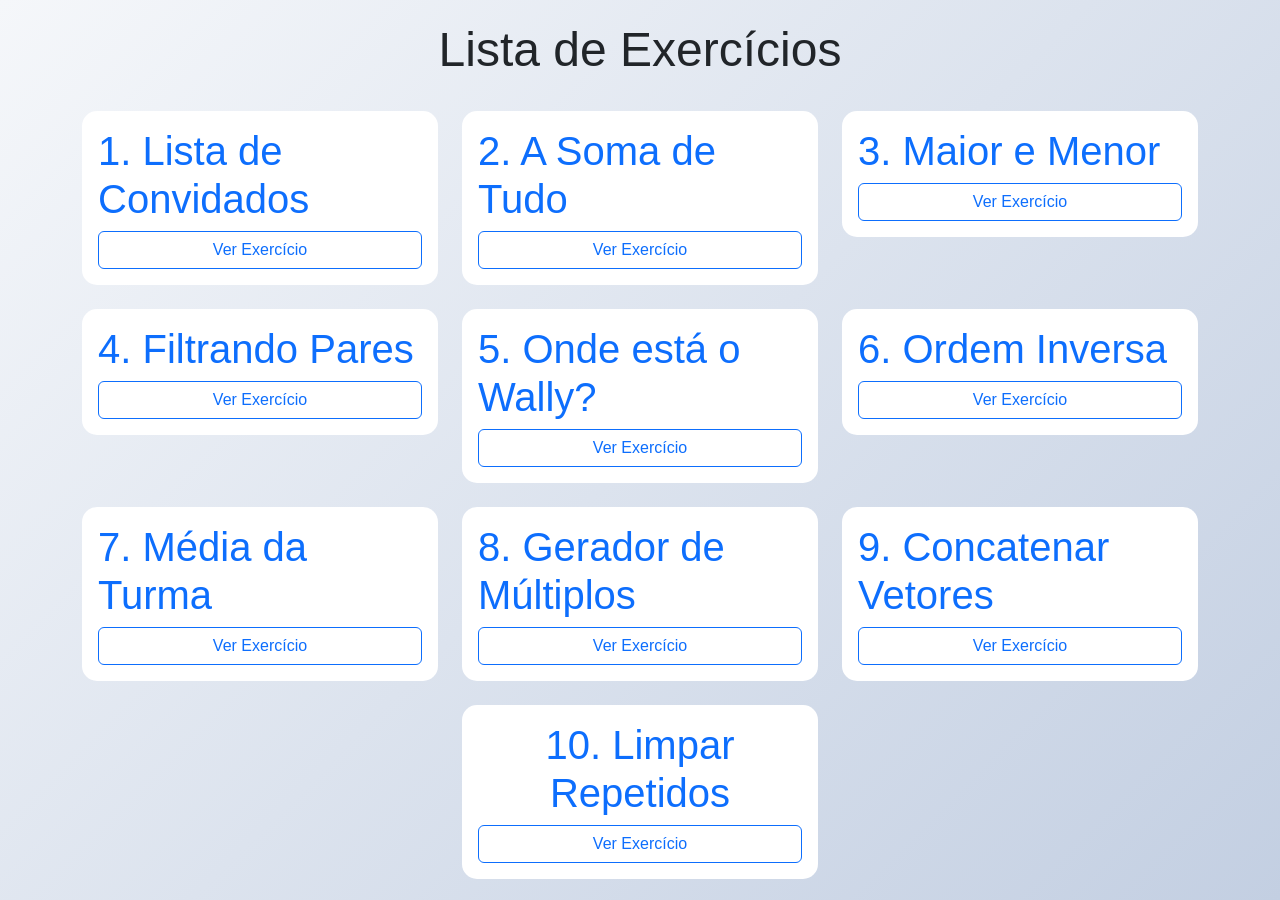
<file: index.html>
<!DOCTYPE html>
<html lang="pt-br">
<head>
    <meta charset="UTF-8">
    <meta name="viewport" content="width=device-width, initial-scale=1.0">
    <title>Exercícios de JavaScript - Vetores</title>
    <link href="https://cdn.jsdelivr.net/npm/bootstrap@5.3.0/dist/css/bootstrap.min.css" rel="stylesheet">
    <link rel="stylesheet" href="style.css">
</head>
<body>
<br><br><br>
    <div class="container">
        <div class="row text-center mb-4">
            <div class="col">
                <h1 class="display-5">Lista de Exercícios</h1>
            </div>
        </div>

        <div class="row g-4">
            <div class="col-md-4 col-sm-6">
                <div class="card exercise-card border-0">
                    <div class="card-body">
                        <h1 class="card-title text-primary">1. Lista de Convidados</h1>
                        <a href="ex1.html" class="btn btn-outline-primary w-100">Ver Exercício</a>
                    </div>
                </div>
            </div>

            <div class="col-md-4 col-sm-6">
                <div class="card exercise-card border-0">
                    <div class="card-body">
                        <h1 class="card-title text-primary">2. A Soma de Tudo</h1>
                        <a href="ex2.html" class="btn btn-outline-primary w-100">Ver Exercício</a>
                    </div>
                </div>
            </div>

            <div class="col-md-4 col-sm-6">
                <div class="card exercise-card border-0">
                    <div class="card-body">
                        <h1 class="card-title text-primary">3. Maior e Menor</h1>
                        <a href="ex3.html" class="btn btn-outline-primary w-100">Ver Exercício</a>
                    </div>
                </div>
            </div>

            <div class="col-md-4 col-sm-6">
                <div class="card exercise-card border-0">
                    <div class="card-body">
                        <h1 class="card-title text-primary">4. Filtrando Pares</h1>
                        <a href="ex4.html" class="btn btn-outline-primary w-100">Ver Exercício</a>
                    </div>
                </div>
            </div>

            <div class="col-md-4 col-sm-6">
                <div class="card exercise-card border-0">
                    <div class="card-body">
                        <h1 class="card-title text-primary">5. Onde está o Wally?</h1>
                        <a href="ex5.html" class="btn btn-outline-primary w-100">Ver Exercício</a>
                    </div>
                </div>
            </div>

            <div class="col-md-4 col-sm-6">
                <div class="card exercise-card border-0">
                    <div class="card-body">
                        <h1 class="card-title text-primary">6. Ordem Inversa</h1>
                        <a href="ex6.html" class="btn btn-outline-primary w-100">Ver Exercício</a>
                    </div>
                </div>
            </div>

            <div class="col-md-4 col-sm-6">
                <div class="card exercise-card border-0">
                    <div class="card-body">
                        <h1 class="card-title text-primary">7. Média da Turma</h1>
                        <a href="ex7.html" class="btn btn-outline-primary w-100">Ver Exercício</a>
                    </div>
                </div>
            </div>

            <div class="col-md-4 col-sm-6">
                <div class="card exercise-card border-0">
                    <div class="card-body">
                        <h1 class="card-title text-primary">8. Gerador de Múltiplos</h1>
                        <a href="ex8.html" class="btn btn-outline-primary w-100">Ver Exercício</a>
                    </div>
                </div>
            </div>

            <div class="col-md-4 col-sm-6">
                <div class="card exercise-card border-0">
                    <div class="card-body">
                        <h1 class="card-title text-primary">9. Concatenar Vetores</h1>
                        <a href="ex9.html" class="btn btn-outline-primary w-100">Ver Exercício</a>
                    </div>
                </div>
            </div>

            <div class="col-md-4 col-sm-6 offset-md-4">
                <div class="card exercise-card border-0">
                    <div class="card-body text-center">
                        <h1 class="card-title text-primary">10. Limpar Repetidos</h1>
                        <a href="ex10.html" class="btn btn-outline-primary w-100">Ver Exercício</a>
                    </div>
                </div>
            </div>

        </div>

    </div>
    <br>
    <br>
    <br>

    <script src="https://cdn.jsdelivr.net/npm/bootstrap@5.3.0/dist/js/bootstrap.bundle.min.js"></script>
</body>
</html>
</file>
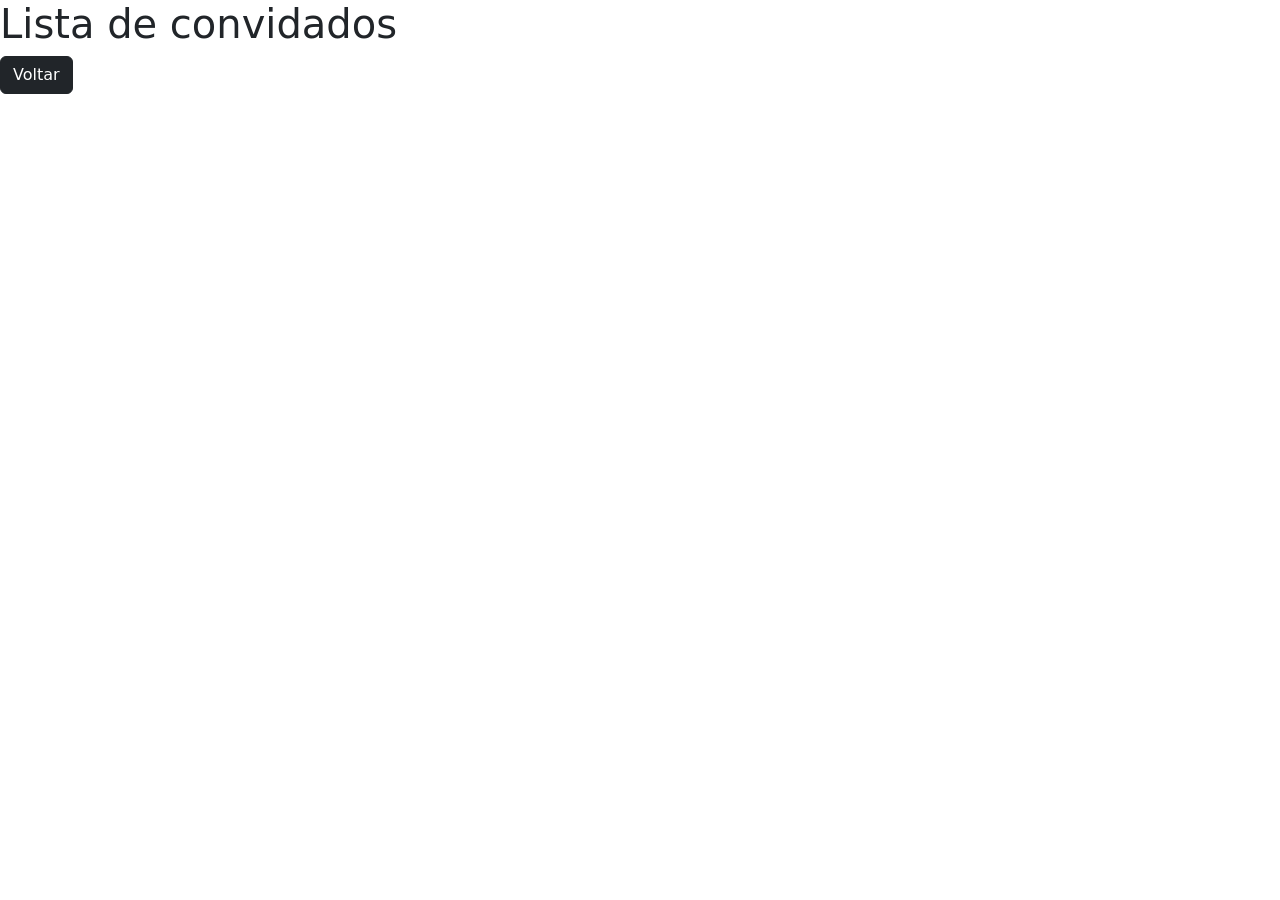
<file: ex1.html>
<!DOCTYPE html>
<html lang="en">
<head>
    <meta charset="UTF-8">
    <meta name="viewport" content="width=device-width, initial-scale=1.0">
    <link href="https://cdn.jsdelivr.net/npm/bootstrap@5.3.8/dist/css/bootstrap.min.css" rel="stylesheet" integrity="sha384-sRIl4kxILFvY47J16cr9ZwB07vP4J8+LH7qKQnuqkuIAvNWLzeN8tE5YBujZqJLB" crossorigin="anonymous">
    <title>Exercício 1</title>
</head>
<body>
    <script>
    let amigos = ["Beatriz", "Renato", "Carla", "Diego", "Eduarda"];

    for (let i = 0; i < amigos.length; i++) {
    alert(amigos[i]);
}</script>
<h1>Lista de convidados</h1>
<a href="index.html"><button type="button" class="btn btn-dark">Voltar</button></a>
</body>
</html>
</file>
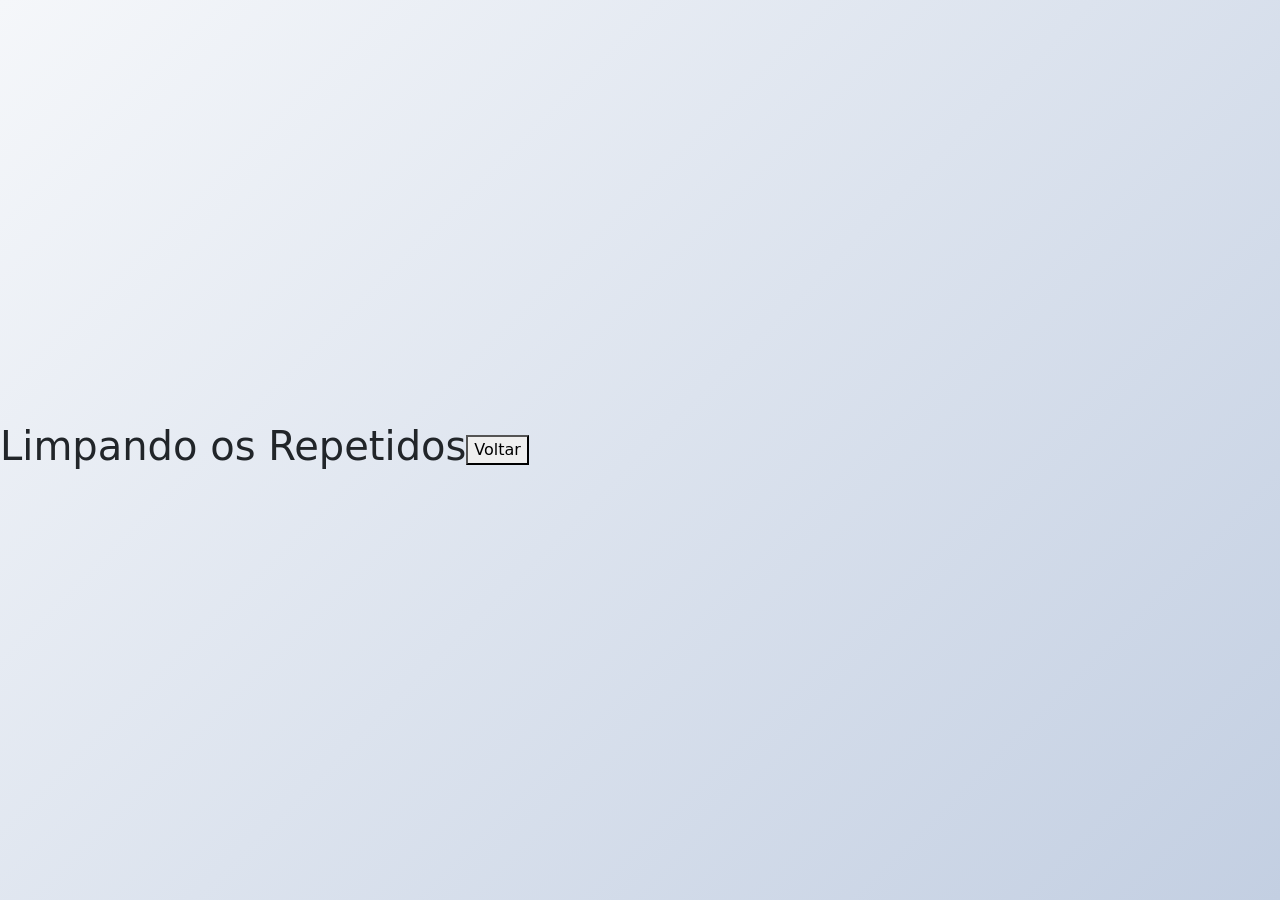
<file: ex10.html>
<!DOCTYPE html>
<html lang="pt-br">
<head>
    <meta charset="UTF-8">
    <link rel="stylesheet" href="style.css">
    <link href="https://cdn.jsdelivr.net/npm/bootstrap@5.3.8/dist/css/bootstrap.min.css" rel="stylesheet" integrity="sha384-sRIl4kxILFvY47J16cr9ZwB07vP4J8+LH7qKQnuqkuIAvNWLzeN8tE5YBujZqJLB" crossorigin="anonymous">
    <title>Limpando Repetidos</title>
</head>
<body>
    <script>
        let original = [1, 2, 2, 3, 4, 4, 4, 5];
        let limpo = [];

        for (let i = 0; i < original.length; i++) {
            if (!limpo.includes(original[i])) {
                limpo.push(original[i]);
            }
        }

        alert("Original: " + original.join(", ") + "\nSem repetidos: " + limpo.join(", "));
    </script>
    <h1>Limpando os Repetidos</h1>
    <a href="index.html"><button>Voltar</button></a>
</body>
</html>
</file>
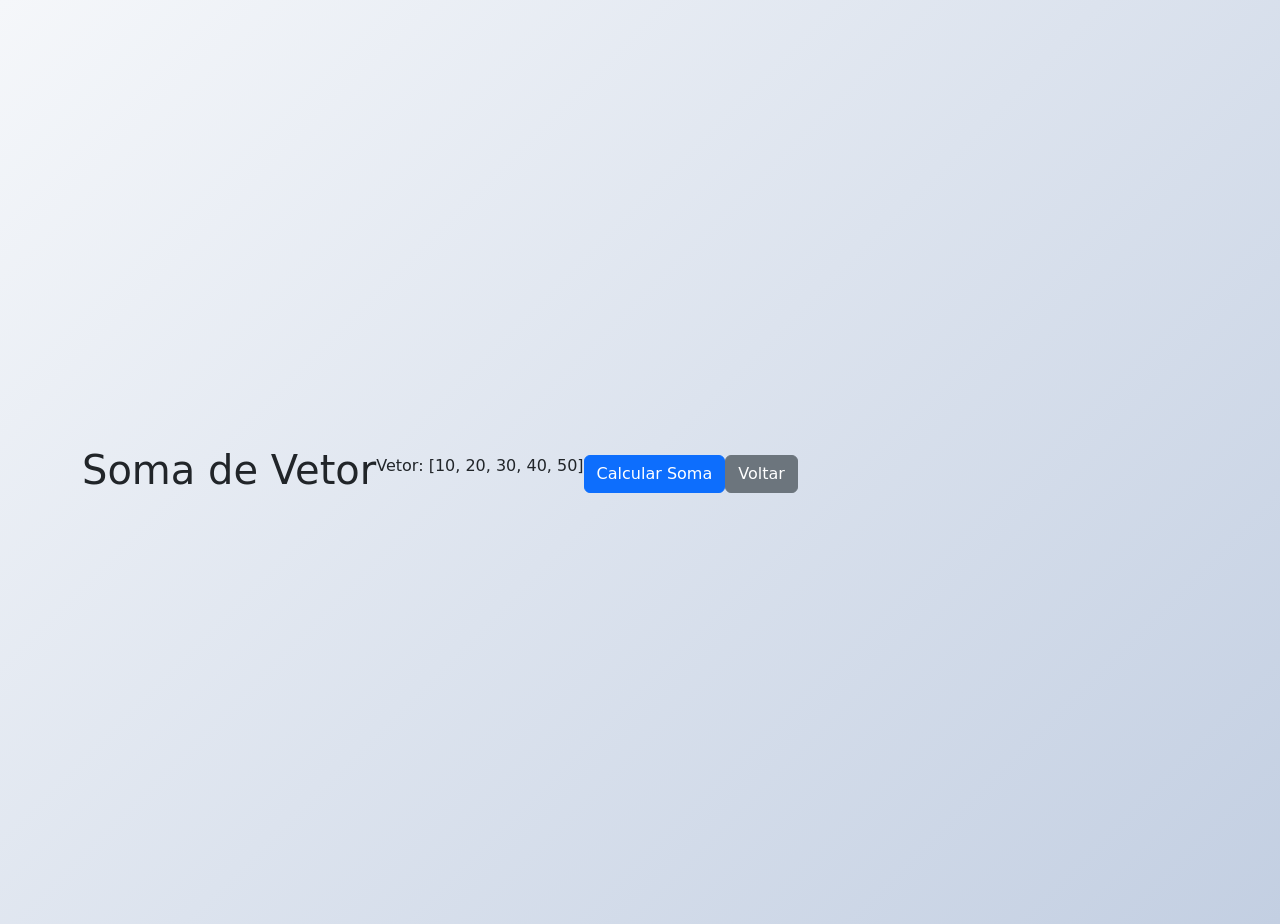
<file: ex2.html>
<!DOCTYPE html>
<html lang="pt-br">
<head>
    <meta charset="UTF-8">
    <link rel="stylesheet" href="style.css">
    <link href="https://cdn.jsdelivr.net/npm/bootstrap@5.3.8/dist/css/bootstrap.min.css" rel="stylesheet" integrity="sha384-sRIl4kxILFvY47J16cr9ZwB07vP4J8+LH7qKQnuqkuIAvNWLzeN8tE5YBujZqJLB" crossorigin="anonymous">
    <title>Exercício 2</title>
</head>
<body class="container mt-4">
    <h1>Soma de Vetor</h1>
    <p>Vetor: [10, 20, 30, 40, 50]</p>
    <button onclick="somar()" class="btn btn-primary">Calcular Soma</button>
    <p id="res" class="mt-3"></p>
    <a href="index.html" class="btn btn-secondary">Voltar</a>

    <script>
        function somar() {
            let nums = [10, 20, 30, 40, 50];
            let soma = 0;
            for (let n of nums) soma += n;
            document.getElementById("res").innerText = "Resultado: " + soma;
        }
    </script>
</body>
</html>
</file>
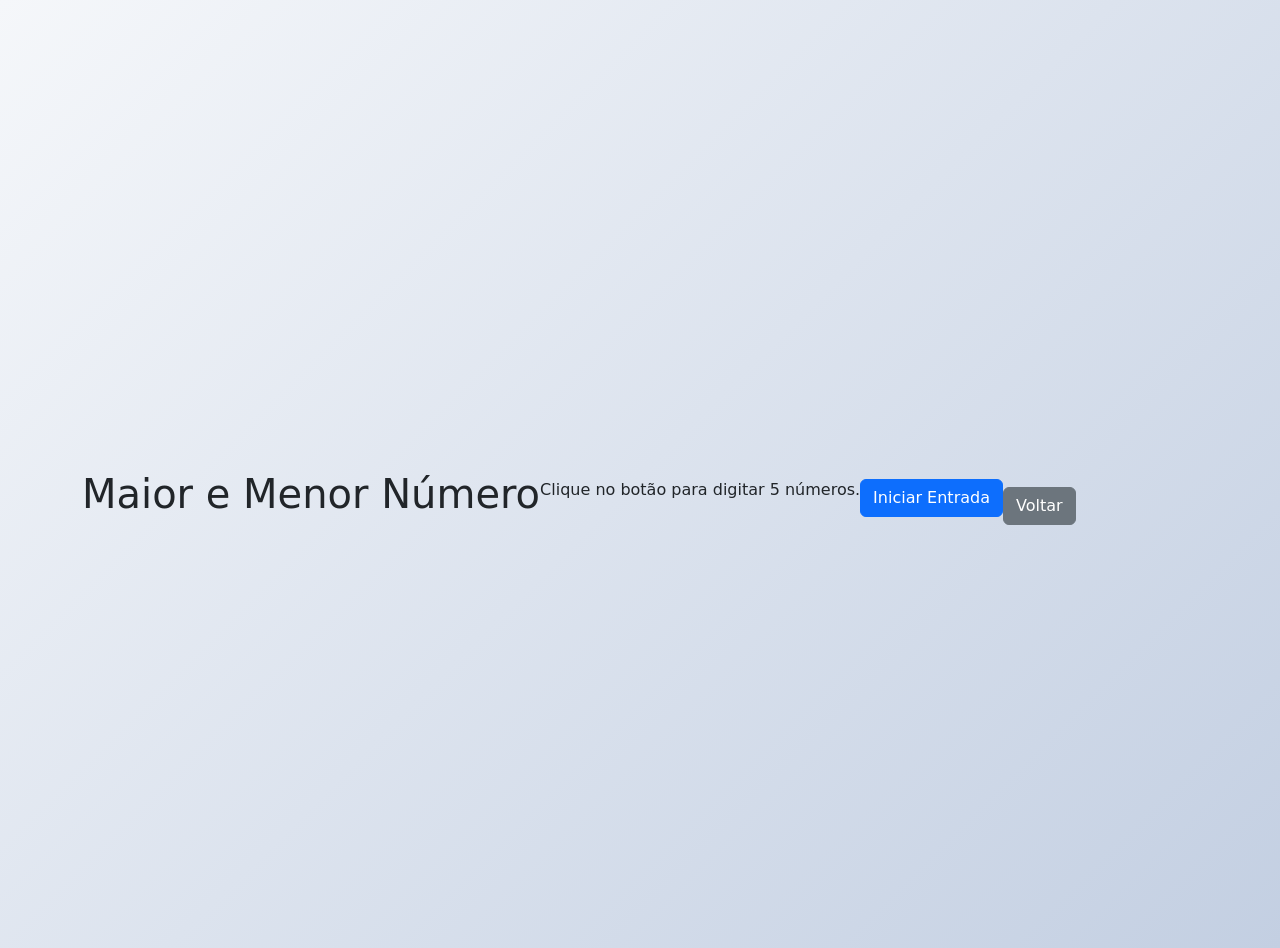
<file: ex3.html>
<!DOCTYPE html>
<html lang="pt-br">
<head>
    <meta charset="UTF-8">
    <link rel="stylesheet" href="style.css">
    <link href="https://cdn.jsdelivr.net/npm/bootstrap@5.3.8/dist/css/bootstrap.min.css" rel="stylesheet" integrity="sha384-sRIl4kxILFvY47J16cr9ZwB07vP4J8+LH7qKQnuqkuIAvNWLzeN8tE5YBujZqJLB" crossorigin="anonymous">
    <title>Exercício 3</title>
</head>
<body class="container mt-5">
    <h1>Maior e Menor Número</h1>
    <p>Clique no botão para digitar 5 números.</p>
    
    <button onclick="descobrirValores()" class="btn btn-primary">Iniciar Entrada</button>
    
    <div class="mt-4">
        <p id="exibirVetor"></p>
        <p id="resultadoMaior" class="text-danger h5"></p>
        <p id="resultadoMenor" class="text-primary h5"></p>
    </div>

    <a href="index.html" class="btn btn-secondary mt-3">Voltar</a>

    <script>
        function descobrirValores() {
            let vetor = [];
            
            for (let i = 0; i < 5; i++) {
                let entrada = prompt("Digite o número " + (i + 1) + ":");
                vetor.push(Number(entrada));
            }

            let maior = vetor[0];
            let menor = vetor[0];

            for (let i = 0; i < vetor.length; i++) {
                if (vetor[i] > maior) {
                    maior = vetor[i];
                }
                if (vetor[i] < menor) {
                    menor = vetor[i];
                }
            }

            document.getElementById("exibirVetor").innerText = "Números digitados: " + vetor;
            document.getElementById("resultadoMaior").innerText = "O maior é: " + maior;
            document.getElementById("resultadoMenor").innerText = "O menor é: " + menor;
        }
    </script>
</body>
</html>
</file>
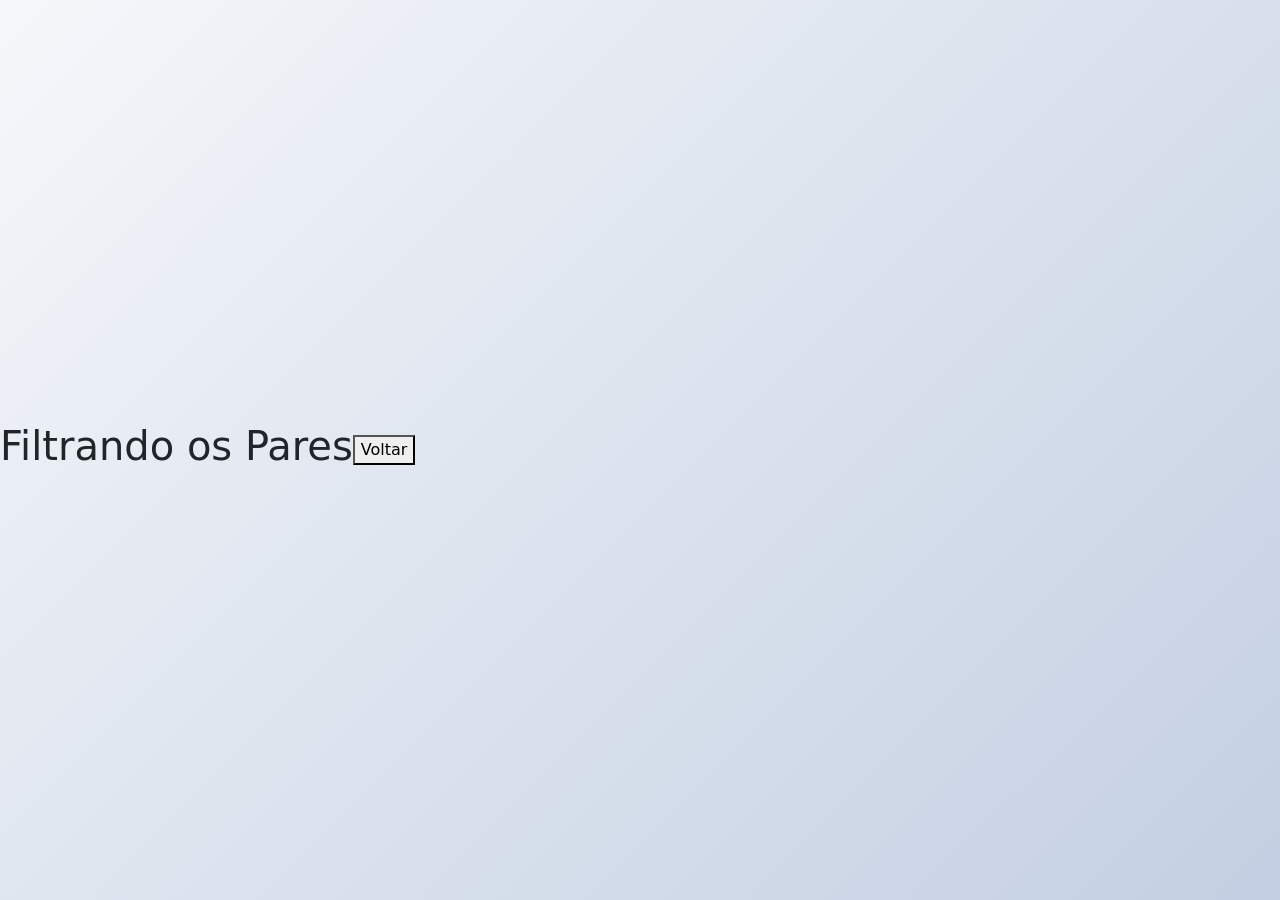
<file: ex4.html>
<!DOCTYPE html>
<html lang="pt-br">
<head>
    <meta charset="UTF-8">
    <link rel="stylesheet" href="style.css">
    <link href="https://cdn.jsdelivr.net/npm/bootstrap@5.3.8/dist/css/bootstrap.min.css" rel="stylesheet" integrity="sha384-sRIl4kxILFvY47J16cr9ZwB07vP4J8+LH7qKQnuqkuIAvNWLzeN8tE5YBujZqJLB" crossorigin="anonymous">
    <title>Filtrando Pares</title>
</head>
<body>
    <script>
        let numeros = [];
        let pares = [];

        for (let i = 0; i < 10; i++) {
            let n = Math.floor(Math.random() * 100) + 1; // Gera números aleatórios de 1 a 100
            numeros.push(n);
            
            // Verifica se é par
            if (n % 2 === 0) {
                pares.push(n);
            }
        }

        alert(`Vetor Original: ${numeros.join(", ")}\nNúmeros Pares: ${pares.join(", ")}`);
    </script>
    <h1>Filtrando os Pares</h1>
    <a href="index.html"><button>Voltar</button></a>
</body>
</html>
</file>
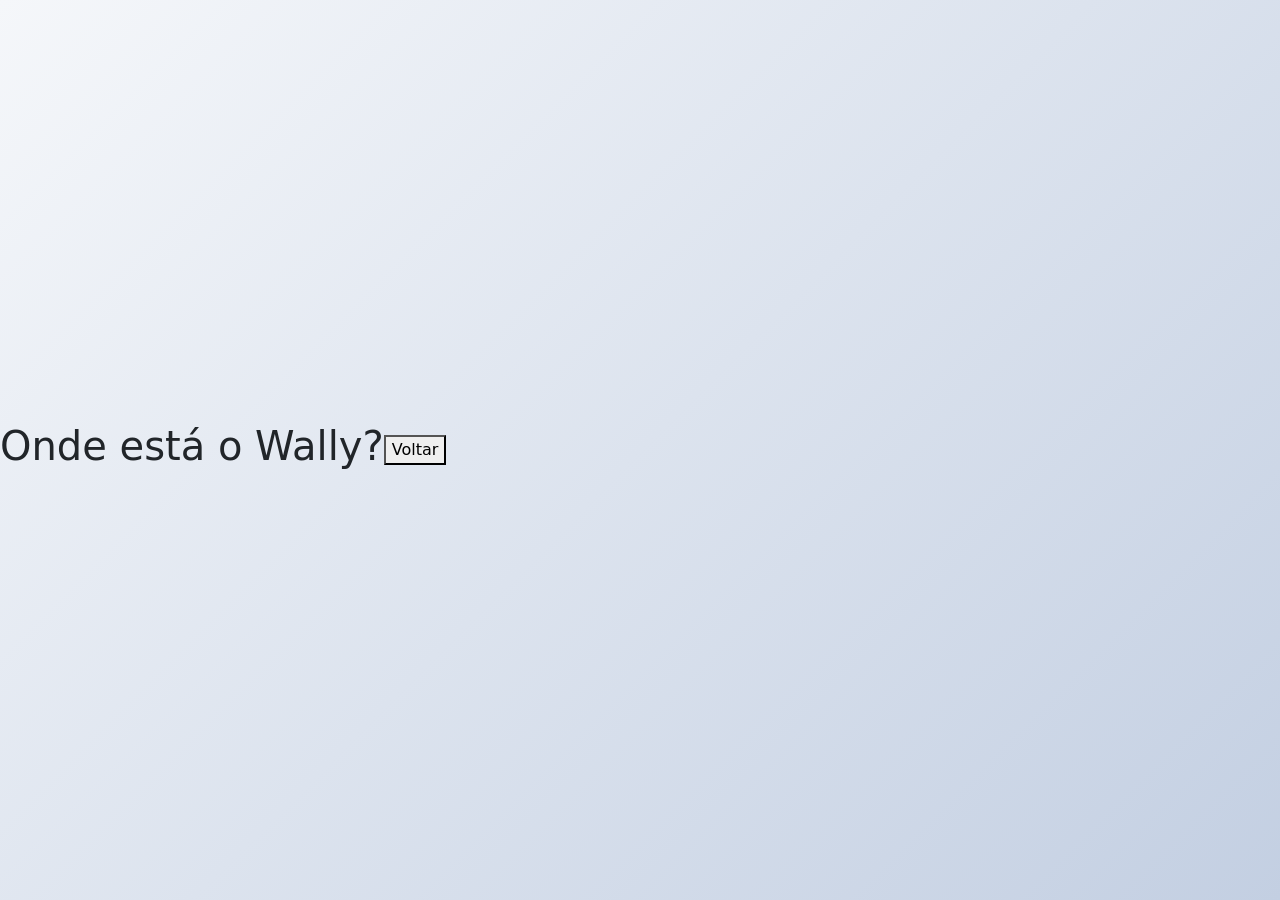
<file: ex5.html>
<!DOCTYPE html>
<html lang="pt-br">
<head>
    <meta charset="UTF-8">
    <link rel="stylesheet" href="style.css">
    <link href="https://cdn.jsdelivr.net/npm/bootstrap@5.3.8/dist/css/bootstrap.min.css" rel="stylesheet" integrity="sha384-sRIl4kxILFvY47J16cr9ZwB07vP4J8+LH7qKQnuqkuIAvNWLzeN8tE5YBujZqJLB" crossorigin="anonymous">
    <title>Busca de Frutas</title>
</head>
<body>
    <script>
        let frutas = ["Maçã", "Banana", "Morango", "Uva", "Abacaxi"];
        let busca = prompt("Qual fruta você deseja buscar?");
        
        // indexOf retorna -1 se não encontrar o item
        let posicao = frutas.indexOf(busca);

        if (posicao !== -1) {
            alert(`A fruta "${busca}" foi encontrada na posição (índice): ${posicao}`);
        } else {
            alert("Fruta não encontrada");
        }
    </script>
    <h1>Onde está o Wally?</h1>
    <a href="index.html"><button>Voltar</button></a>
</body>
</html>
</file>
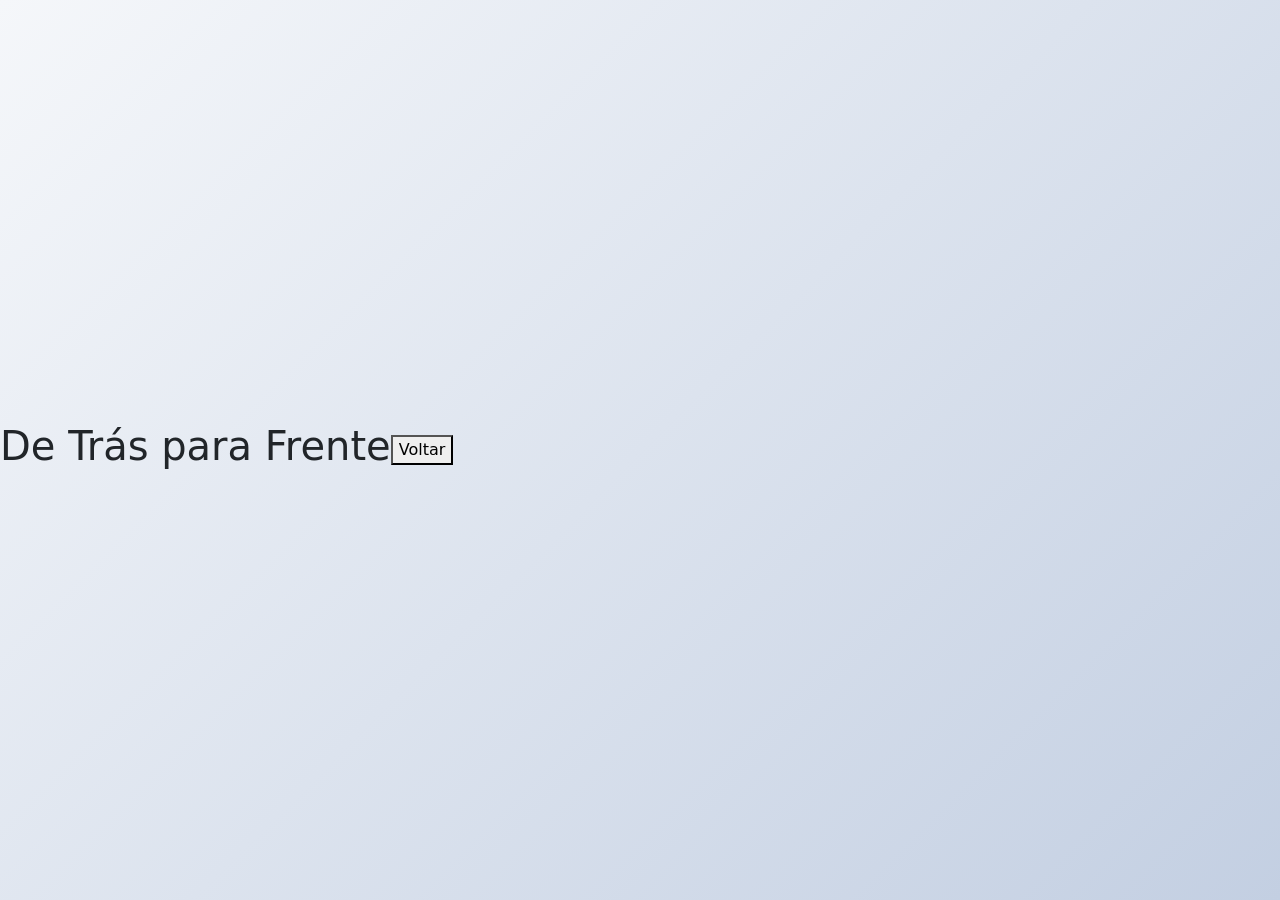
<file: ex6.html>
<!DOCTYPE html>
<html lang="pt-br">
<head>
    <meta charset="UTF-8">
    <link rel="stylesheet" href="style.css">
    <link href="https://cdn.jsdelivr.net/npm/bootstrap@5.3.8/dist/css/bootstrap.min.css" rel="stylesheet" integrity="sha384-sRIl4kxILFvY47J16cr9ZwB07vP4J8+LH7qKQnuqkuIAvNWLzeN8tE5YBujZqJLB" crossorigin="anonymous">
    <title>De Trás para Frente</title>
</head>
<body>
    <script>
        let numeros = [];
        for (let i = 0; i < 5; i++) {
            numeros.push(parseInt(prompt(`Digite o ${i+1}º número:`)));
        }

        let resultado = "Ordem inversa: ";
        // Laço reverso: começa no último índice e vai até 0
        for (let i = numeros.length - 1; i >= 0; i--) {
            resultado += numeros[i] + " ";
        }

        alert(resultado);
    </script>
    <h1>De Trás para Frente</h1>
    <a href="index.html"><button>Voltar</button></a>
</body>
</html>
</file>
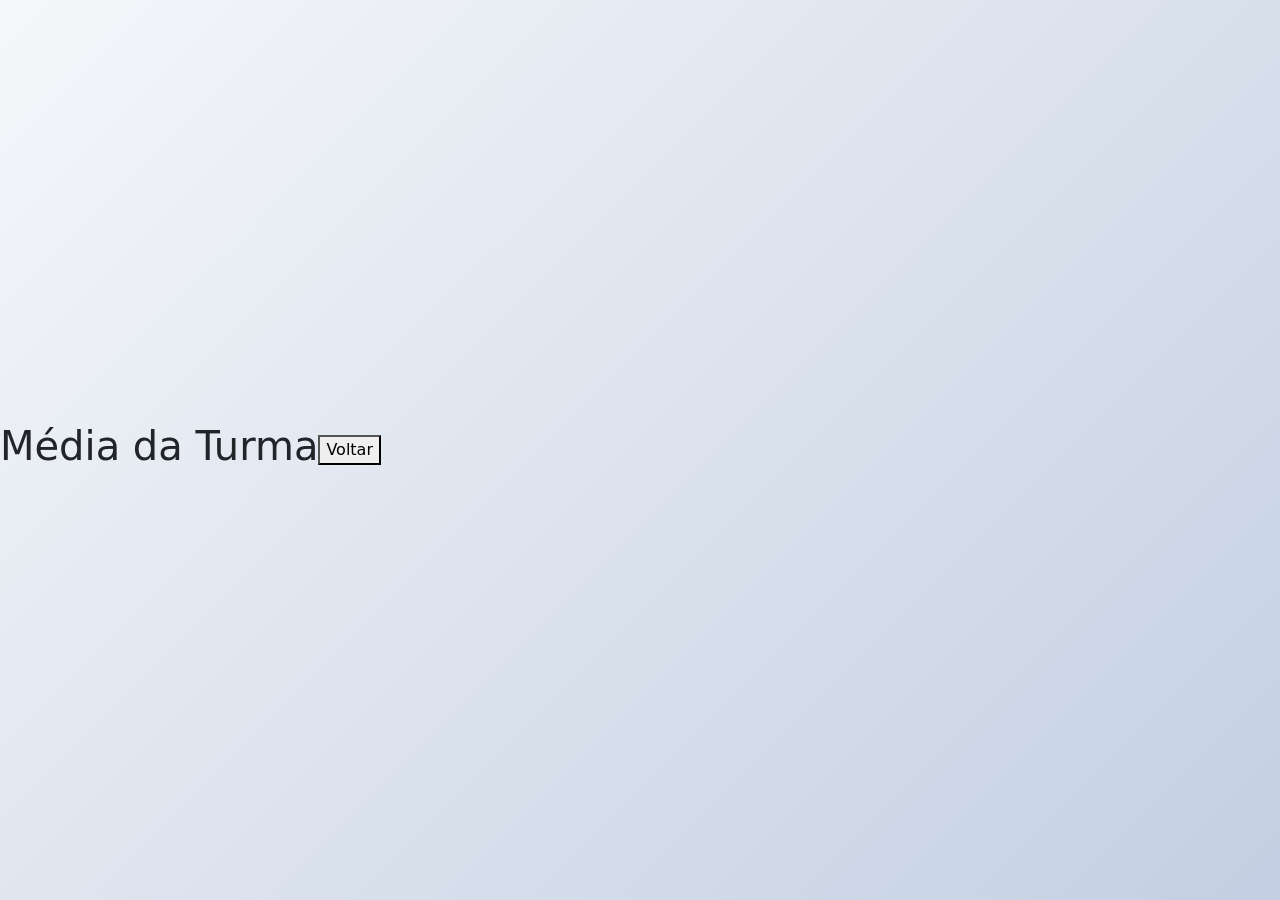
<file: ex7.html>
<!DOCTYPE html>
<html lang="pt-br">
<head>
    <meta charset="UTF-8">
    <link rel="stylesheet" href="style.css">
    <link href="https://cdn.jsdelivr.net/npm/bootstrap@5.3.8/dist/css/bootstrap.min.css" rel="stylesheet" integrity="sha384-sRIl4kxILFvY47J16cr9ZwB07vP4J8+LH7qKQnuqkuIAvNWLzeN8tE5YBujZqJLB" crossorigin="anonymous">
    <title>Média da Turma</title>
</head>
<body>
    <script>
        let notas = [];
        let soma = 0;

        for (let i = 0; i < 5; i++) {
            let nota = parseFloat(prompt(`Nota do aluno ${i+1}:`));
            notas.push(nota);
            soma += nota;
        }

        let media = soma / notas.length;
        let acimaDaMedia = 0;

        for (let i = 0; i < notas.length; i++) {
            if (notas[i] > media) {
                acimaDaMedia++;
            }
        }

        alert(`Média Geral: ${media.toFixed(2)}\nAlunos acima da média: ${acimaDaMedia}`);
    </script>
    <h1>Média da Turma</h1>
    <a href="index.html"><button>Voltar</button></a>
</body>
</html>
</file>
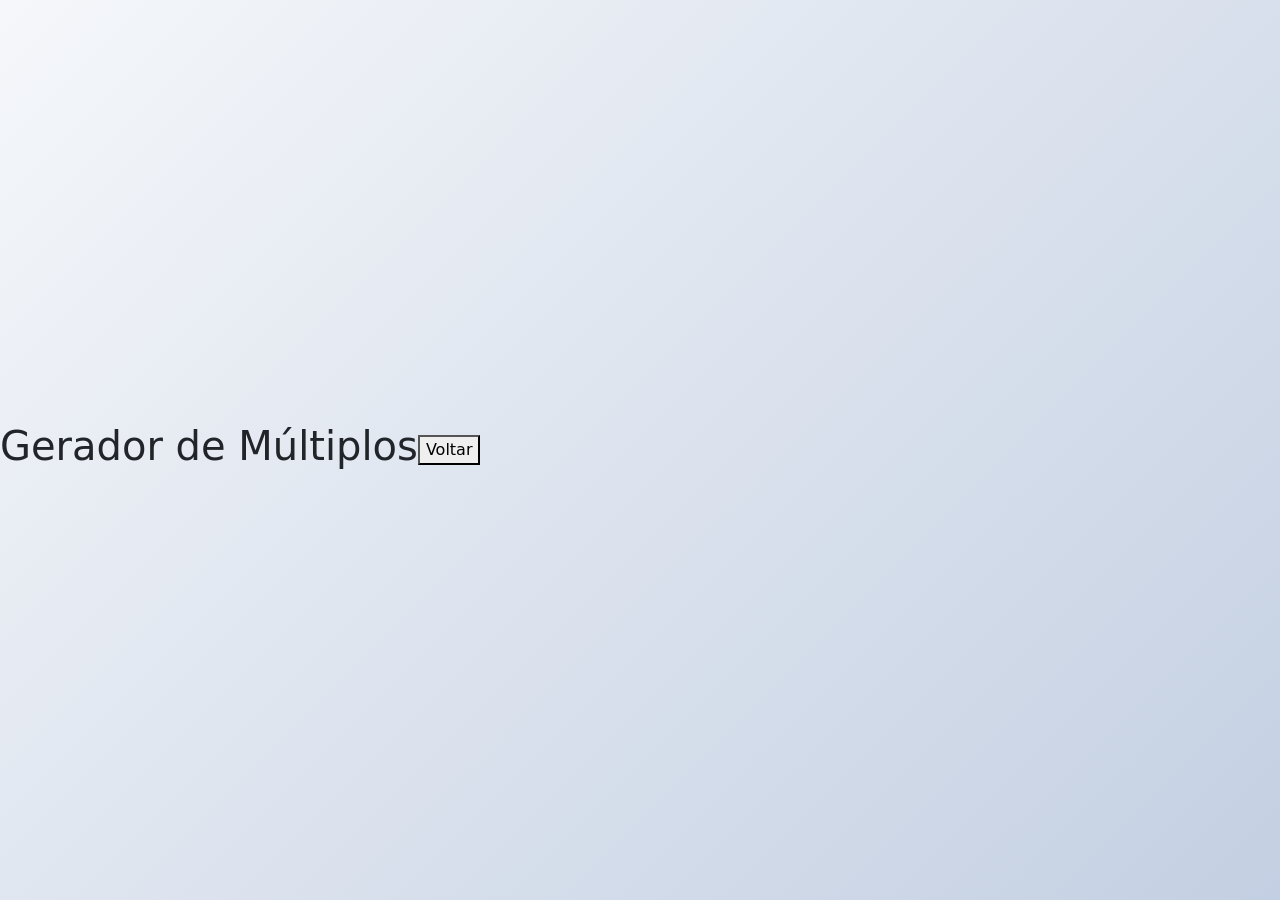
<file: ex8.html>
<!DOCTYPE html>
<html lang="pt-br">
<head>
    <meta charset="UTF-8">
    <link rel="stylesheet" href="style.css">
    <link href="https://cdn.jsdelivr.net/npm/bootstrap@5.3.8/dist/css/bootstrap.min.css" rel="stylesheet" integrity="sha384-sRIl4kxILFvY47J16cr9ZwB07vP4J8+LH7qKQnuqkuIAvNWLzeN8tE5YBujZqJLB" crossorigin="anonymous">
    <title>Gerador de Múltiplos</title>
</head>
<body>
    <script>
        let base = parseInt(prompt("Digite o número base:"));
        let qtd = parseInt(prompt("Quantos múltiplos deseja ver?"));
        let multiplos = [];

        for (let i = 1; i <= qtd; i++) {
            multiplos.push(base * i);
        }

        alert("Vetor gerado: [" + multiplos.join(", ") + "]");
    </script>
    <h1>Gerador de Múltiplos</h1>
    <a href="index.html"><button>Voltar</button></a>
</body>
</html>
</file>
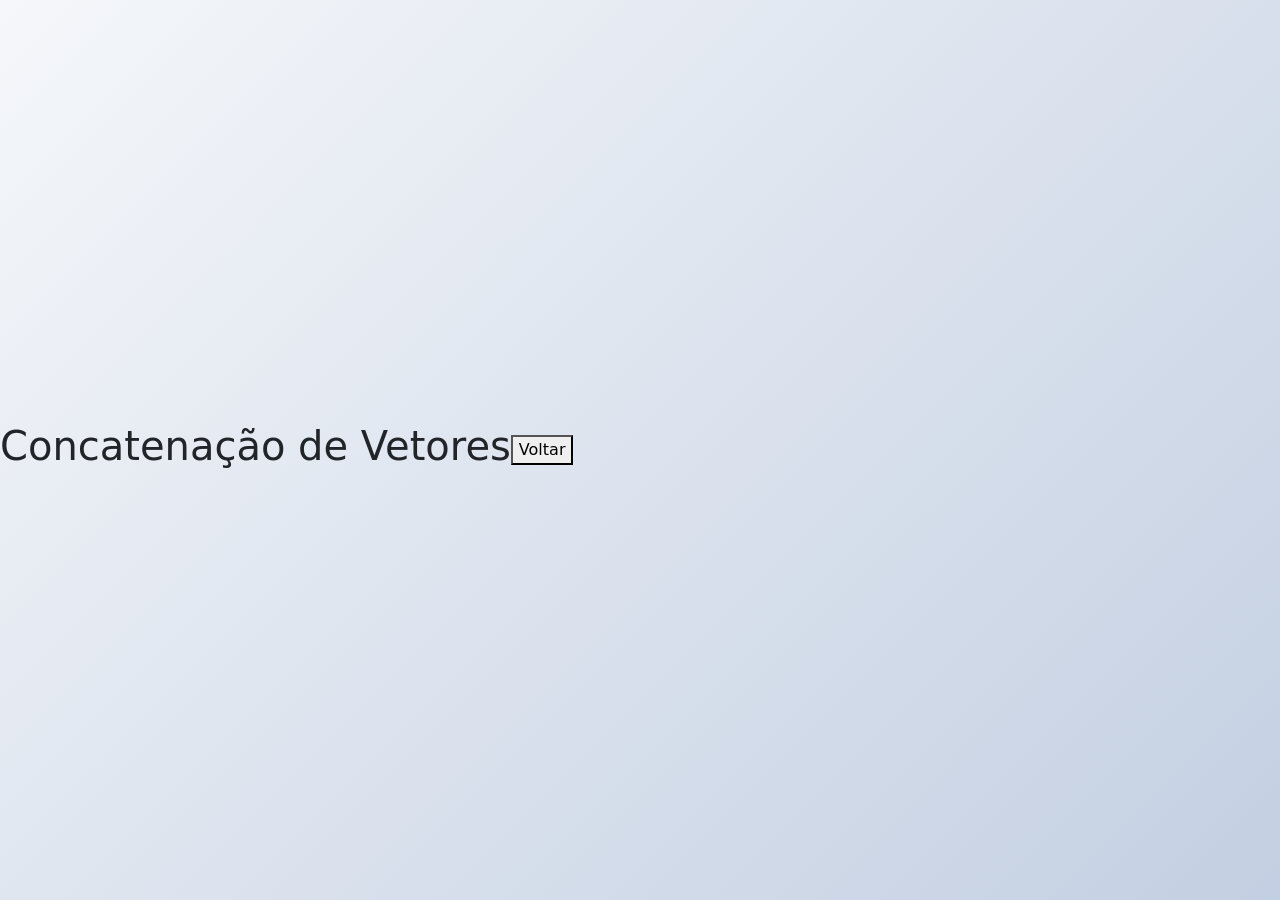
<file: ex9.html>
<!DOCTYPE html>
<html lang="pt-br">
<head>
    <meta charset="UTF-8">
    <link rel="stylesheet" href="style.css">
    <link href="https://cdn.jsdelivr.net/npm/bootstrap@5.3.8/dist/css/bootstrap.min.css" rel="stylesheet" integrity="sha384-sRIl4kxILFvY47J16cr9ZwB07vP4J8+LH7qKQnuqkuIAvNWLzeN8tE5YBujZqJLB" crossorigin="anonymous">
    <title>Concatenação</title>
</head>
<body>
    <script>
        let v1 = [10, 20, 30];
        let v2 = [40, 50, 60];
        
        // Unindo usando Spread Operator
        let v3 = [...v1, ...v2];

        alert("Vetor 1: " + v1 + "\nVetor 2: " + v2 + "\nUnião: " + v3);
    </script>
    <h1>Concatenação de Vetores</h1>
    <a href="index.html"><button>Voltar</button></a>
</body>
</html>
</file>
<file: style.css>
body {
    background: linear-gradient(135deg, #f5f7fa 0%, #c3cfe2 100%);
    min-height: 100vh;
    display: flex;
    align-items: center;
    font-family: 'Segoe UI', Roboto, sans-serif;
}

.card {
    border: none;
    border-radius: 15px;
    transition: transform 0.3s ease, box-shadow 0.3s ease;
}

.list-group-item {
    border-left: 5px solid transparent;
    margin-bottom: 5px;
    border-radius: 8px !important;
}

.list-group-item:hover {
    border-left: 5px solid #0d6efd;
    transform: translateX(8px);
    background-color: #f8f9fa;
}

.btn-primary {
    padding: 12px 25px;
    font-weight: 600;
    border-radius: 10px;
}

.badge-number {
    width: 30px;
    height: 30px;
    background-color: #0d6efd;
    color: white;
    border-radius: 50%;
    display: inline-flex;
    align-items: center;
    justify-content: center;
    font-weight: bold;
    margin-right: 15px;
}
</file>
